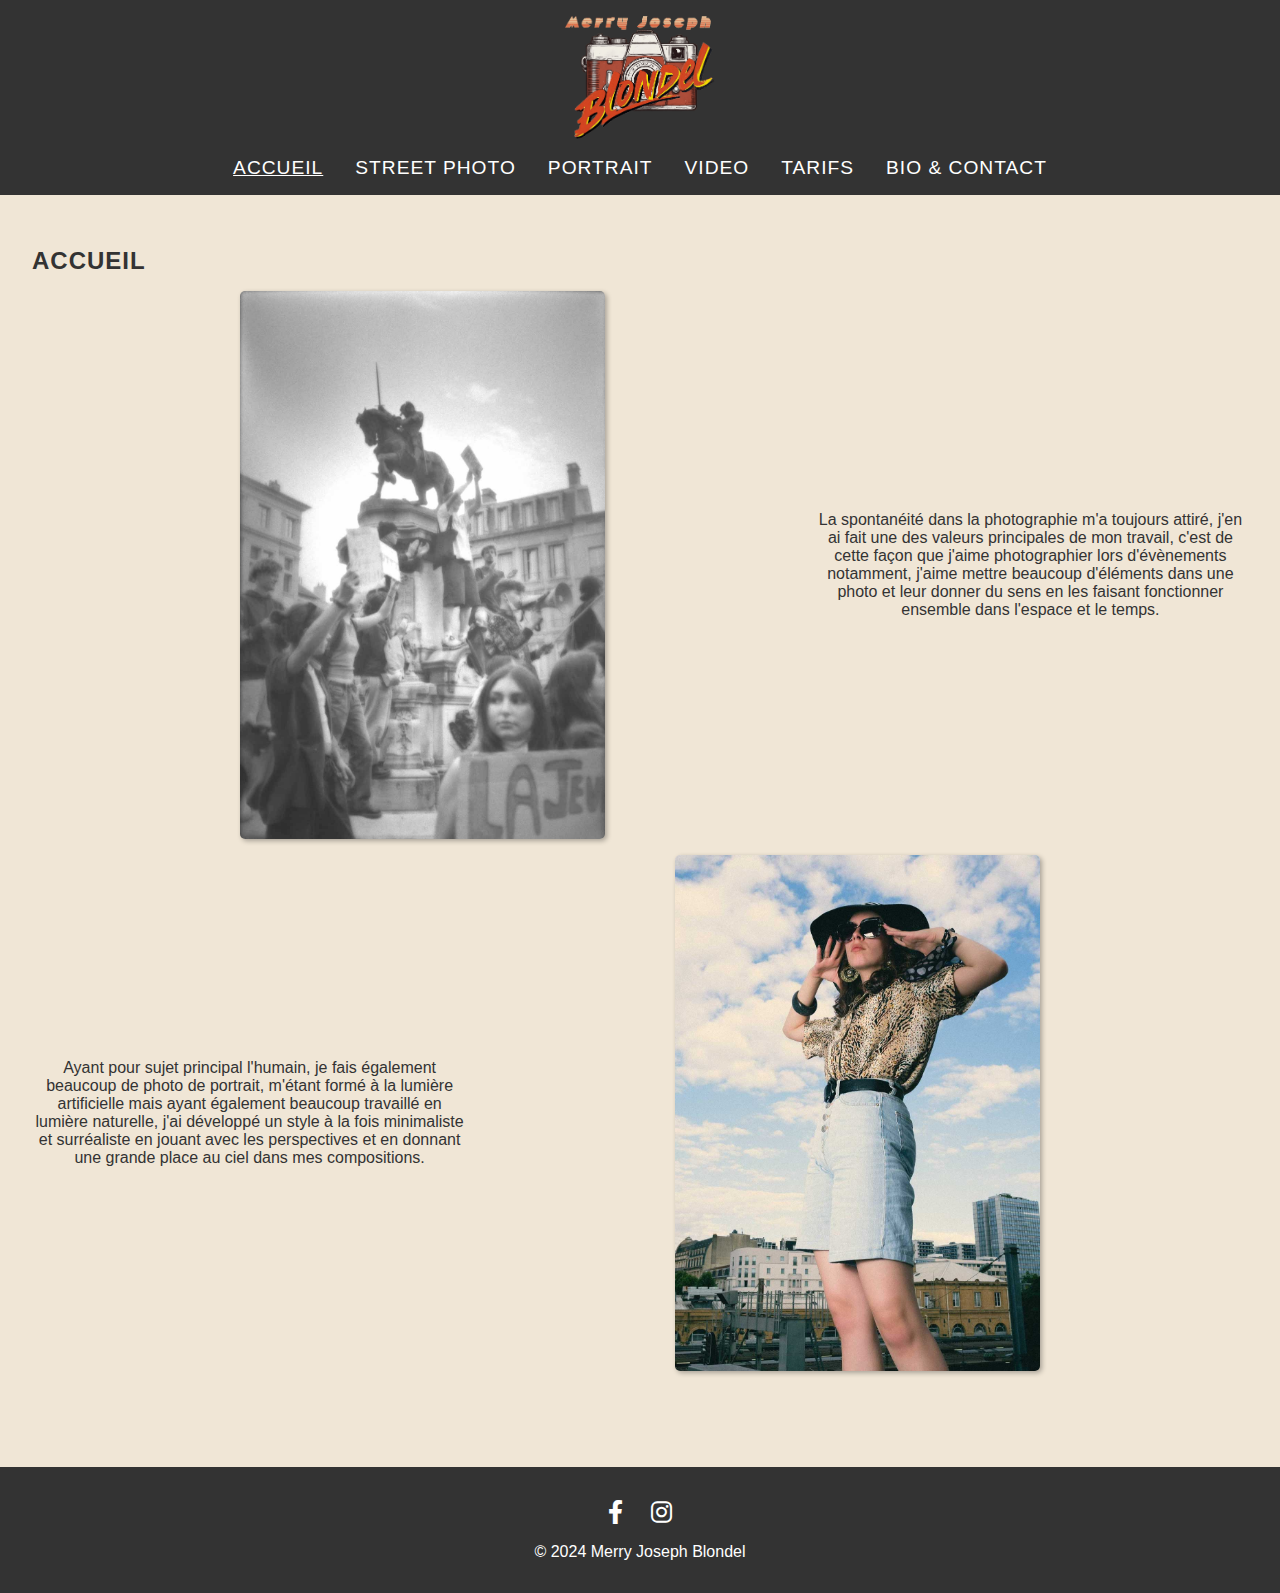
<file: index.html>
<!DOCTYPE html>
<html lang="fr">
<head>
    <meta charset="UTF-8">
    <meta name="viewport" content="width=device-width, initial-scale=1.0">
	<meta http-equiv="Content-Security-Policy" content="default-src 'self' https://www.facebook.com https://www.instagram.com https://cdnjs.cloudflare.com">
	<meta name="description" content="Je suis photographe de rue et de portrait dans le secteur de Nancy et ses alentours, et voici mon portfolio où je présente mon travail.">
    <title>Merry Joseph Blondel Photographe</title>
	<link rel="icon" href="logo2.png" type="image/x-icon">
    <link rel="stylesheet" href="styles.css">
	<link rel="stylesheet" href="https://cdnjs.cloudflare.com/ajax/libs/font-awesome/6.0.0-beta3/css/all.min.css">
</head>
<body>
    <header>
        <img src="logo.png" alt="Logo" class="logo">
        <nav>
            <ul id="tabs">
                <li><a href="https://mj-blondel.fr" class="tab-link active">Accueil</a></li>
                <li><a href="street-photo" class="tab-link">Street photo</a></li>
                <li><a href="portrait" class="tab-link">Portrait</a></li>
				<li><a href="video" class="tab-link">Video</a></li>
				<li><a href="tarifs" class="tab-link">Tarifs</a></li>
                <li><a href="contact" class="tab-link">Bio & Contact</a></li>
            </ul>
        </nav>
    </header>
    <main>
        <section id="accueil" class="tab-content active">
            <h2>Accueil</h2>
            <p></p>
            <div class="image-container">
                <img src="street\1.JPG" alt="Accueil Image" class="main-portrait-image">
                <p class="image-description">La spontanéité dans la photographie m'a toujours attiré, j'en ai fait une des valeurs principales de mon travail, c'est de cette façon que j'aime photographier lors d'évènements notamment, j'aime mettre beaucoup d'éléments dans une photo et leur donner du sens en les faisant fonctionner ensemble dans l'espace et le temps.</p>
            </div>
			 <div class="image-container">
                <p class="image-description">Ayant pour sujet principal l'humain, je fais également beaucoup de photo de portrait, m'étant formé à la lumière artificielle mais ayant également beaucoup travaillé en lumière naturelle, j'ai développé un style à la fois minimaliste et surréaliste en jouant avec les perspectives et en donnant une grande place au ciel dans mes compositions.</p>
				<img src="portrait\2.JPG" alt="Accueil Image" class="main-portrait-image">
            </div>
        </section>
    </main>
    <footer>
        <div class="social-media">
			<a href="https://www.facebook.com/profile.php?id=100083577760312" target="_blank"><i class="fab fa-facebook-f"></i></a>
            <a href="https://www.instagram.com/merry_joseph_blondel/" target="_blank"><i class="fab fa-instagram"></i></a>
		</div>
		<p>&copy; 2024 Merry Joseph Blondel</p>
    </footer>

     <!-- Modal Structure -->
    <div id="imageModal" class="modal">
        <span class="close">&times;</span>
        <span class="prev">&#10094;</span>
        <span class="next">&#10095;</span>
        <img class="modal-content" id="modalImg">
    </div>

    <script src="script.js"></script>
</body>
</html>
</file>
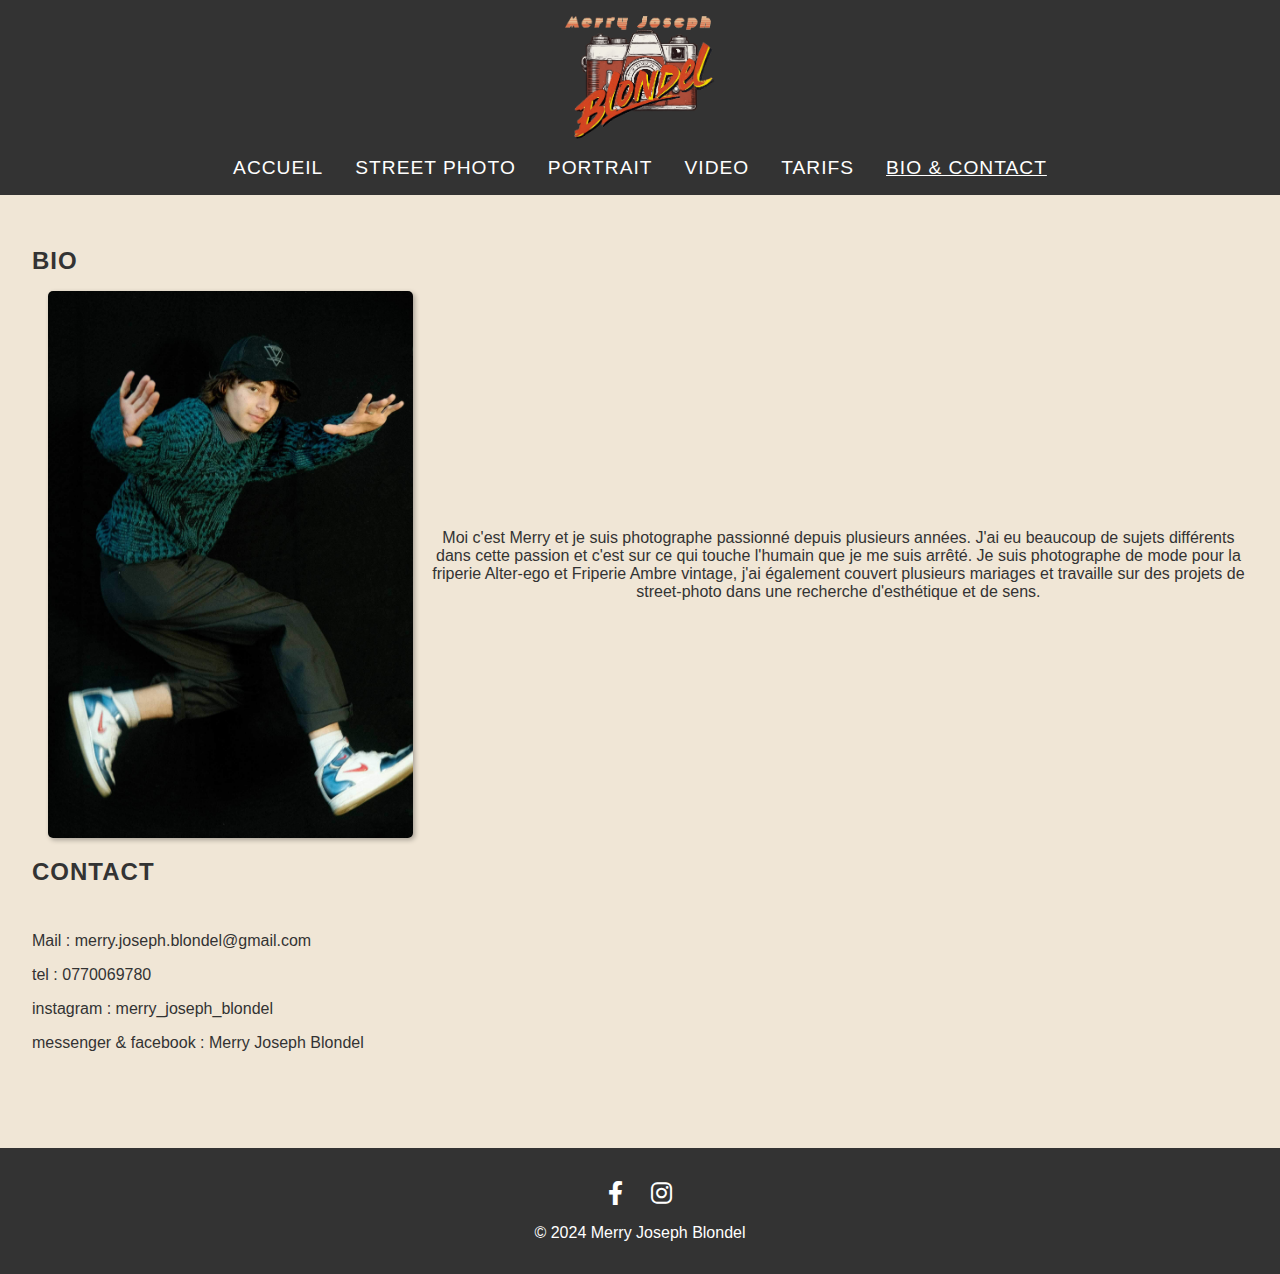
<file: contact.html>
<!DOCTYPE html>
<html lang="fr">
<head>
    <meta charset="UTF-8">
    <meta name="viewport" content="width=device-width, initial-scale=1.0">
	<meta http-equiv="Content-Security-Policy" content="default-src 'self' https://www.facebook.com https://www.instagram.com https://cdnjs.cloudflare.com">
	<meta name="description" content="Qui suis-je et mes différents contacts.">
    <title>Contacts</title>
	<link rel="icon" href="logo2.png" type="image/x-icon">
    <link rel="stylesheet" href="styles.css">
	<link rel="stylesheet" href="https://cdnjs.cloudflare.com/ajax/libs/font-awesome/6.0.0-beta3/css/all.min.css">
</head>
<body>
    <header>
        <img src="logo.png" alt="Logo" class="logo">
        <nav>
            <ul id="tabs">
                 <li><a href="https://mj-blondel.fr" class="tab-link">Accueil</a></li>
                <li><a href="street-photo" class="tab-link">Street photo</a></li>
                <li><a href="portrait" class="tab-link">Portrait</a></li>
				<li><a href="video" class="tab-link">Video</a></li>
				<li><a href="tarifs" class="tab-link">Tarifs</a></li>
                <li><a href="contact" class="tab-link active">Bio & Contact</a></li>
            </ul>
        </nav>
    </header>
    <main>
	<section id="contact" class="tab-content active">
            <h2>Bio</h2>
            <p></p>
			<div class="image-container">
				<img src="photo-moi.JPG" alt="Bio Image" class="bio-image">
                <p class="image-description">Moi c'est Merry et je suis photographe passionné depuis plusieurs années. J'ai eu beaucoup de sujets différents dans cette passion et c'est sur ce qui touche l'humain que je me suis arrêté. Je suis photographe de mode pour la friperie Alter-ego et Friperie Ambre vintage, j'ai également couvert plusieurs mariages et travaille sur des projets de street-photo dans une recherche d'esthétique et de sens.</p>
            </div>
			<h2>Contact</h2>
			<BR/><p>	Mail : merry.joseph.blondel@gmail.com<p>
			<p>	tel : 0770069780<p>
			<p>	instagram : merry_joseph_blondel<p>
			<p>	messenger & facebook : Merry Joseph Blondel<p>
			</section>
    </main>
    <footer>
        <div class="social-media">
            <a href="https://www.facebook.com/profile.php?id=100083577760312" target="_blank"><i class="fab fa-facebook-f"></i></a>
            <a href="https://www.instagram.com/merry_joseph_blondel/" target="_blank"><i class="fab fa-instagram"></i></a>
            <!--a href="https://www.twitter.com/yourprofile" target="_blank"><i class="fab fa-twitter"></i></a>
            <a href="https://www.linkedin.com/in/yourprofile" target="_blank"><i class="fab fa-linkedin-in"></i></a-->
        </div>
		<p>&copy; 2024 Merry Joseph Blondel</p>
    </footer>
</body>
</html>
</file>
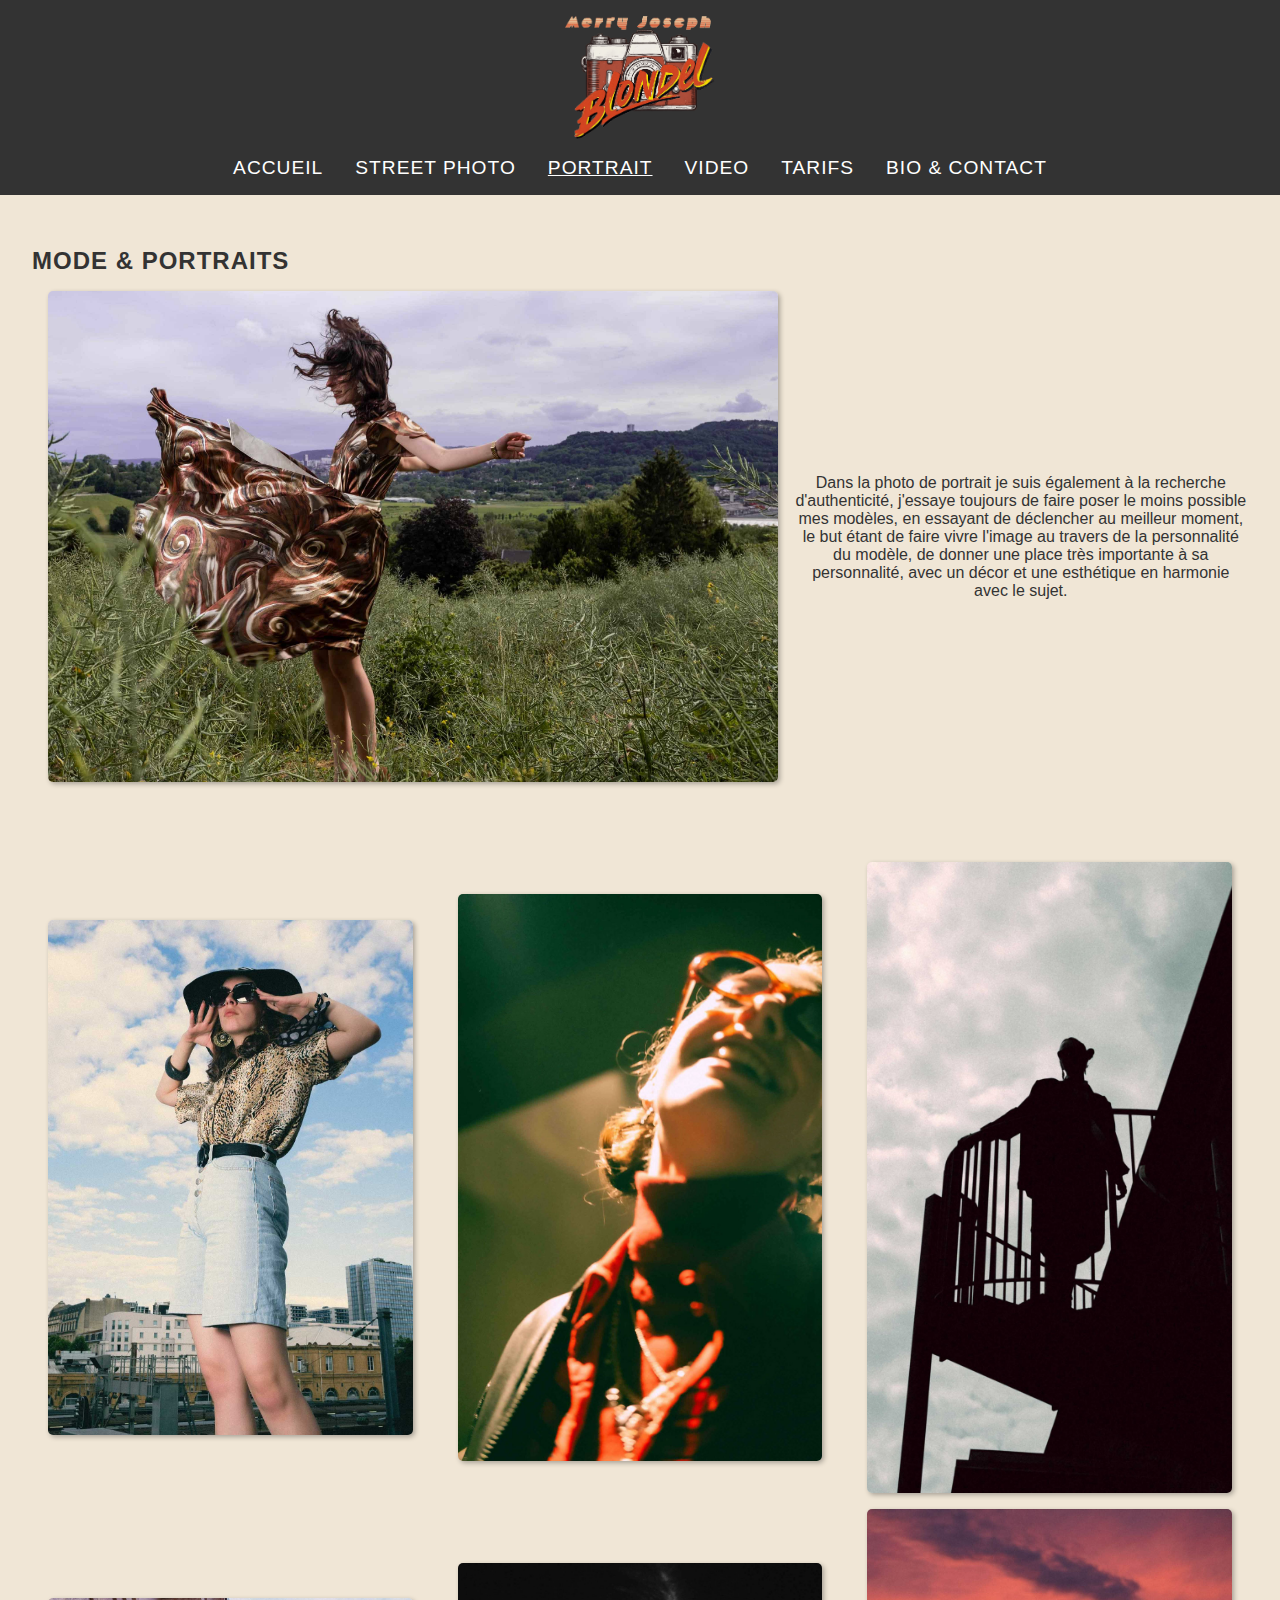
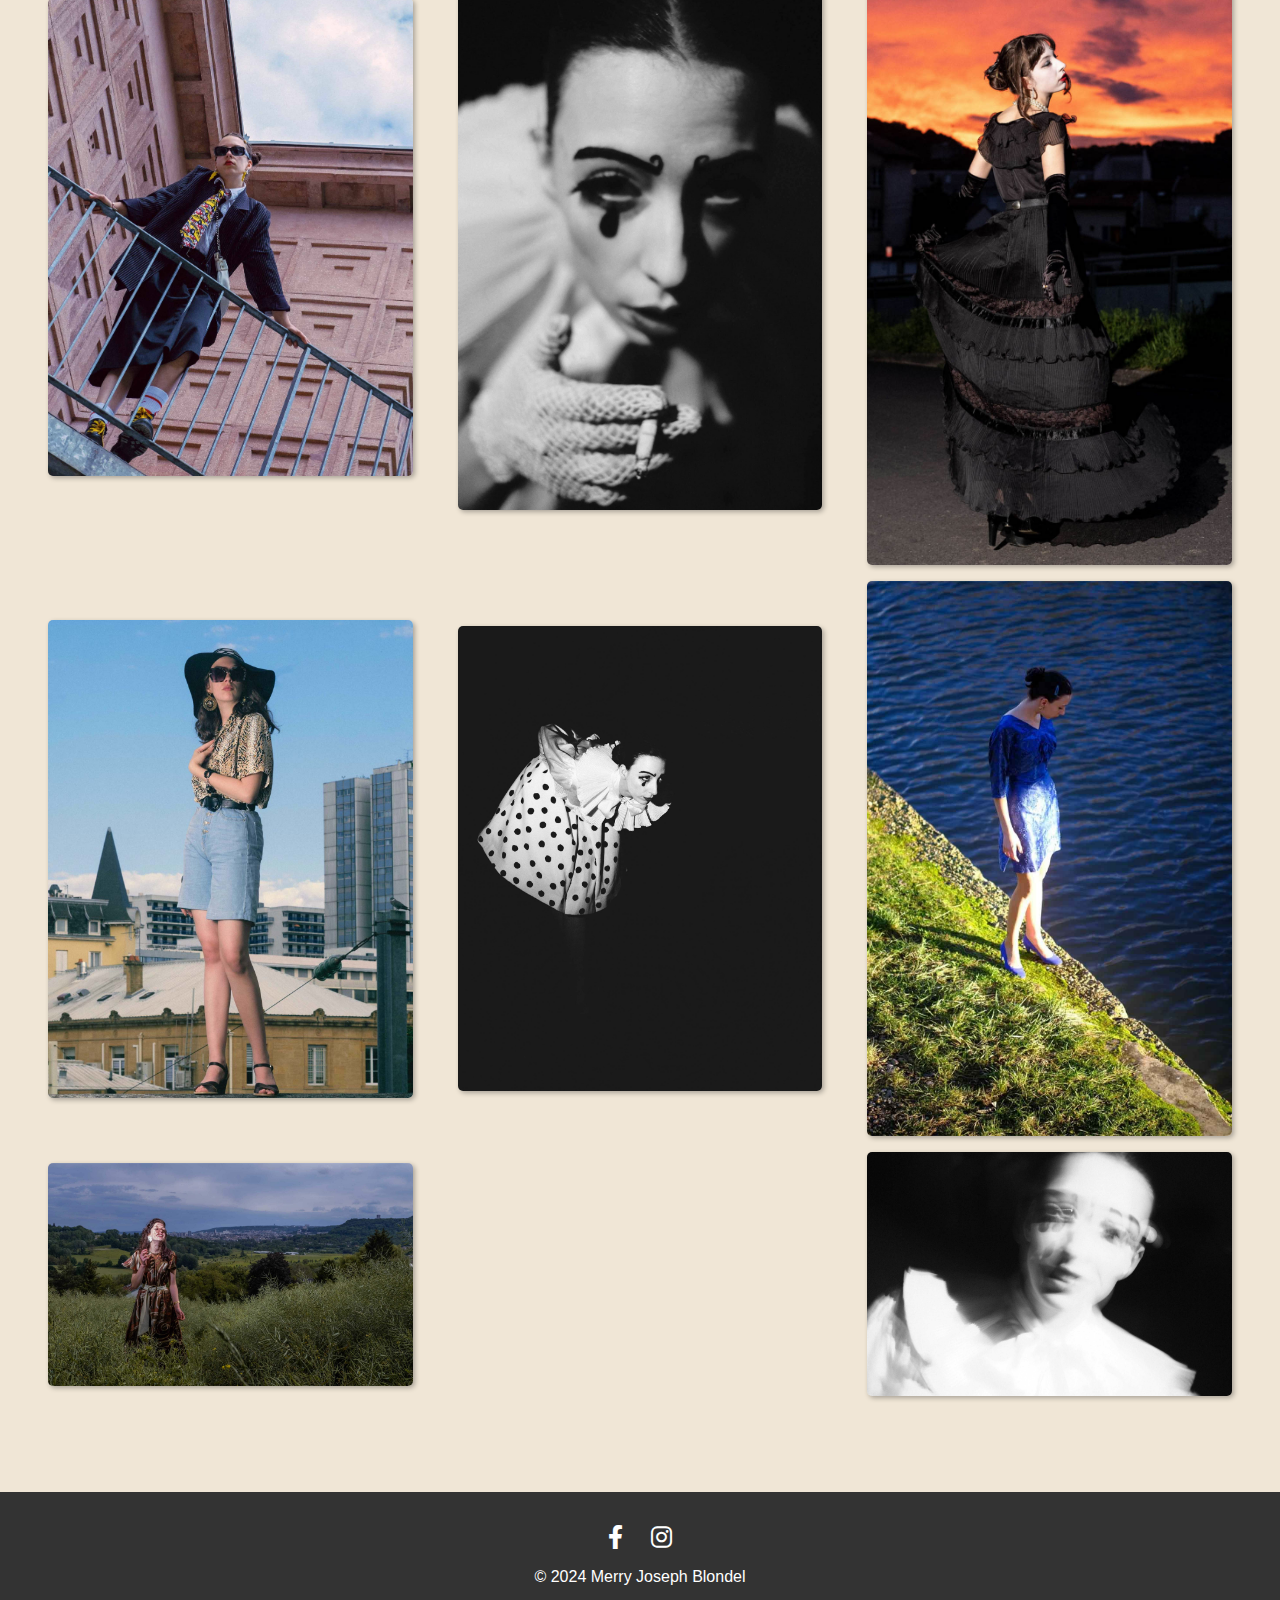
<file: portrait.html>
<!DOCTYPE html>
<html lang="fr">
<head>
    <meta charset="UTF-8">
    <meta name="viewport" content="width=device-width, initial-scale=1.0">
	<meta http-equiv="Content-Security-Policy" content="default-src 'self' https://www.facebook.com https://www.instagram.com https://cdnjs.cloudflare.com">
	<meta name="description" content="Voici ma galerie de photos de portrait et de mode destinée à différentes friperies de Nancy.">
    <title>Gallerie Portrait Merry Joseph Blondel</title>
	<link rel="icon" href="logo2.png" type="image/x-icon">
    <link rel="stylesheet" href="styles.css">
	<link rel="stylesheet" href="https://cdnjs.cloudflare.com/ajax/libs/font-awesome/6.0.0-beta3/css/all.min.css">
</head>
<body>
    <header>
        <img src="logo.png" alt="Logo" class="logo">
        <nav>
            <ul id="tabs">
                 <li><a href="https://mj-blondel.fr" class="tab-link">Accueil</a></li>
                <li><a href="street-photo" class="tab-link">Street photo</a></li>
                <li><a href="portrait" class="tab-link active">Portrait</a></li>
				<li><a href="video" class="tab-link">Video</a></li>
				<li><a href="tarifs" class="tab-link">Tarifs</a></li>
                <li><a href="contact" class="tab-link">Bio & Contact</a></li>
            </ul>
        </nav>
    </header>
    <main>
	<section id="portrait" class="tab-content active">
            <h2>mode & portraits</h2>
            <p></p>
			<div class="image-container-main">
				<img src="portrait\1.JPG" alt="Street Photo 1" class="main-image">
				<p class="image-description">Dans la photo de portrait je suis également à la recherche d'authenticité, j'essaye toujours de faire poser le moins possible mes modèles, en essayant de déclencher au meilleur moment, le but étant de faire vivre l'image au travers de la personnalité du modèle, de donner une place très importante à sa personnalité, avec un décor et une esthétique en harmonie avec le sujet.</p>
			</div>
			<div class="image-container">
                <img src="portrait\2.JPG" alt="Mode Photo" class="portfolio-image">
                <img src="portrait\3.JPG" alt="Mode Photo" class="portfolio-image">
                <img src="portrait\4.JPG" alt="Mode Photo" class="portfolio-image">
            </div>
			<div class="image-container">
                <img src="portrait\5.JPG" alt="Mode Photo" class="portfolio-image">
                <img src="portrait\6.JPG" alt="Mode Photo" class="portfolio-image">
                <img src="portrait\7.JPG" alt="Mode Photo" class="portfolio-image">
            </div>
			<div class="image-container">
                <img src="portrait\8.JPG" alt="Mode Photo" class="portfolio-image">
                <img src="portrait\9.JPG" alt="Mode Photo" class="portfolio-image">
                <img src="portrait\10.JPG" alt="Mode Photo" class="portfolio-image">
            </div>
			<div class="image-container">
                <img src="portrait\11.JPG" alt="Mode Photo" class="portfolio-image">
                <img src="portrait\12.JPG" alt="Mode Photo" class="portfolio-image">
            </div>
			</section>
    </main>
    <footer>
        <div class="social-media">
            <a href="https://www.facebook.com/profile.php?id=100083577760312" target="_blank"><i class="fab fa-facebook-f"></i></a>
            <a href="https://www.instagram.com/merry_joseph_blondel/" target="_blank"><i class="fab fa-instagram"></i></a>
            <!--a href="https://www.twitter.com/yourprofile" target="_blank"><i class="fab fa-twitter"></i></a>
            <a href="https://www.linkedin.com/in/yourprofile" target="_blank"><i class="fab fa-linkedin-in"></i></a-->
        </div>
		<p>&copy; 2024 Merry Joseph Blondel</p>
    </footer>

     <!-- Modal Structure -->
    <div id="imageModal" class="modal">
        <span class="close">&times;</span>
        <span class="prev">&#10094;</span>
        <span class="next">&#10095;</span>
        <img class="modal-content" id="modalImg">
    </div>

    <script src="script.js"></script>
</body>
</html>
</file>
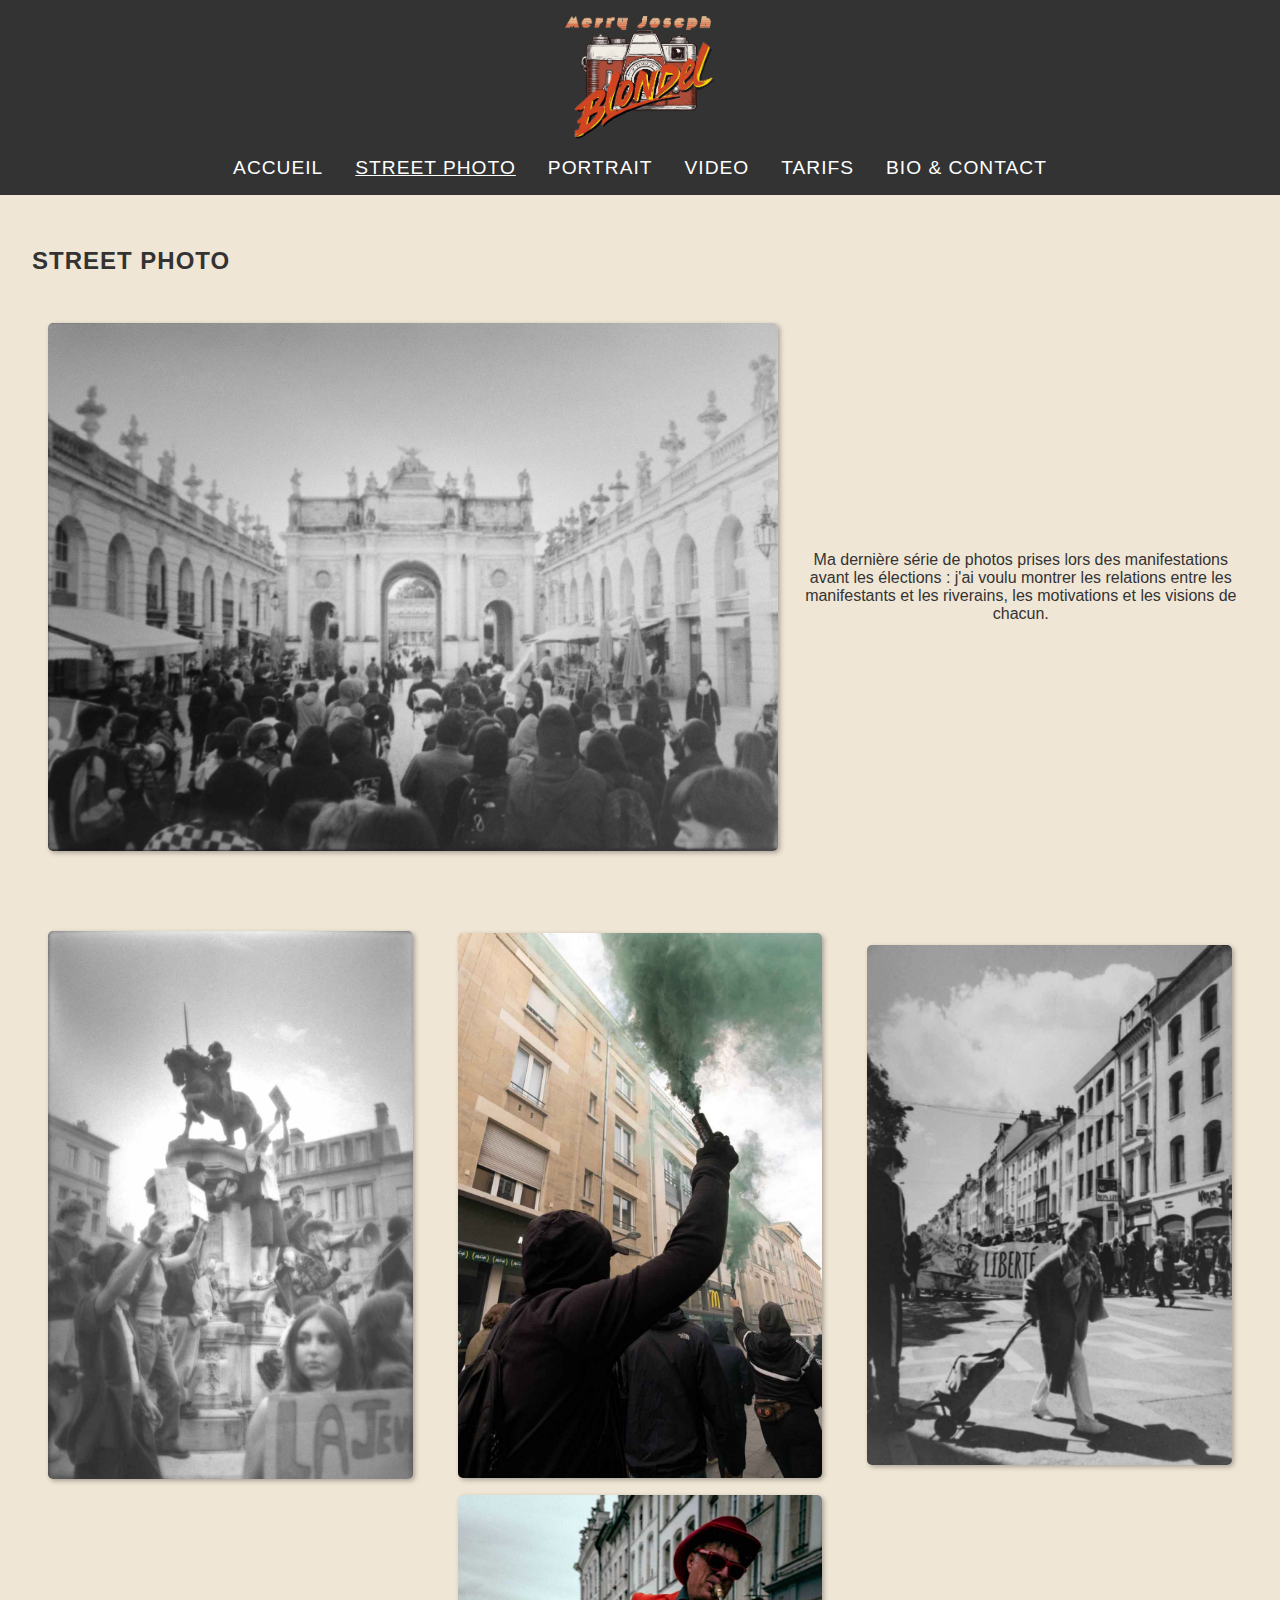
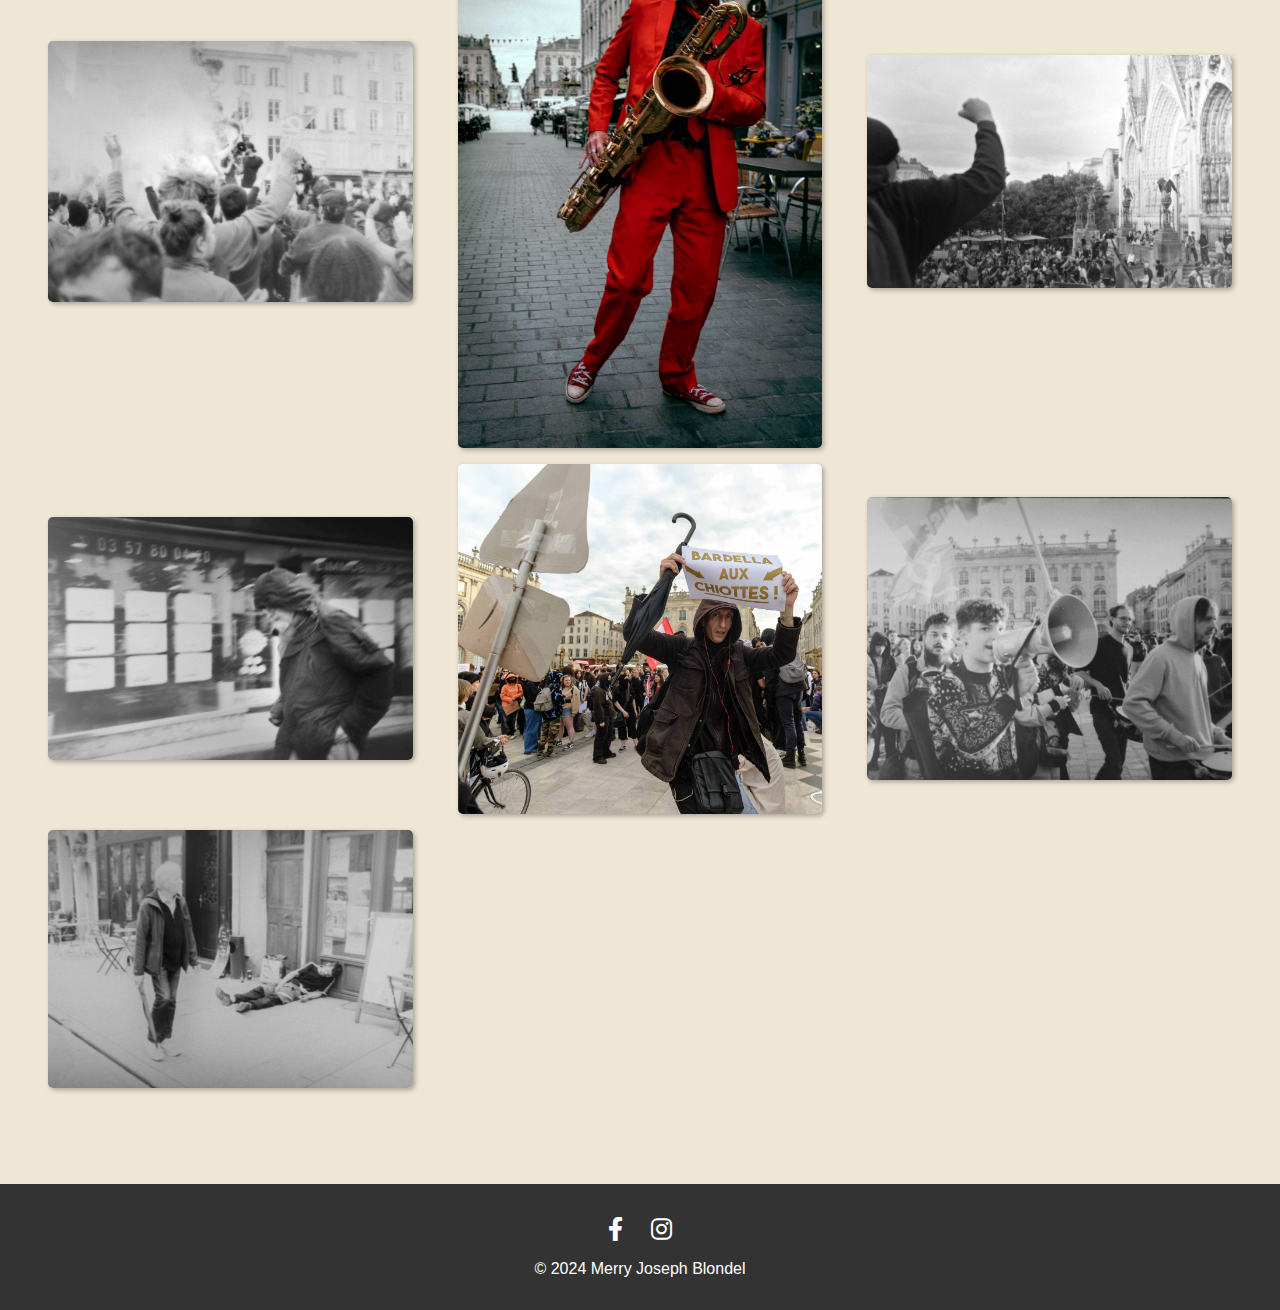
<file: street-photo.html>
<!DOCTYPE html>
<html lang="fr">
<head>
    <meta charset="UTF-8">
    <meta name="viewport" content="width=device-width, initial-scale=1.0">
	<meta http-equiv="Content-Security-Policy" content="default-src 'self' https://www.facebook.com https://www.instagram.com https://cdnjs.cloudflare.com">
	<meta name="description" content="Voici la galerie de ma dernière série de photos de rue sur les manifestations politiques des dernières élections.">
    <title>Gallerie Photo De Rue Merry Joseph Blondel</title>
	<link rel="icon" href="logo2.png" type="image/x-icon">
    <link rel="stylesheet" href="styles.css">
	<link rel="stylesheet" href="https://cdnjs.cloudflare.com/ajax/libs/font-awesome/6.0.0-beta3/css/all.min.css">
</head>
<body>
    <header>
        <img src="logo.png" alt="Logo" class="logo">
        <nav>
            <ul id="tabs">
                 <li><a href="https://mj-blondel.fr" class="tab-link">Accueil</a></li>
                <li><a href="street-photo" class="tab-link active">Street photo</a></li>
                <li><a href="portrait" class="tab-link">Portrait</a></li>
				<li><a href="video" class="tab-link">Video</a></li>
				<li><a href="tarifs" class="tab-link">Tarifs</a></li>
                <li><a href="contact" class="tab-link">Bio & Contact</a></li>
            </ul>
        </nav>
    </header>
    <main>
	<section id="Street photo" class="tab-content active">
            <h2>street photo</h2>
            <BR/>
			<BR/>
			<div class="image-container-main">
				<img src="street/0.JPG" alt="Street Photo 1" class="main-image">
				<p class="image-description">Ma dernière série de photos prises lors des manifestations avant les élections : j'ai voulu montrer les relations entre les manifestants et les riverains, les motivations et les visions de chacun.</p>
			</div>
            <div class="image-container">
				<img src="street\1.JPG" alt="Street Photo" class="portfolio-image">
				<img src="street\2.JPG" alt="Street Photo" class="portfolio-image">
				<img src="street\4.JPG" alt="Street Photo" class="portfolio-image">
            </div>
			<div class="image-container">
				<img src="street\3.JPG" alt="Street Photo" class="portfolio-image">
				<img src="street\5.JPG" alt="Street Photo" class="portfolio-image">
				<img src="street\6.JPG" alt="Street Photo" class="portfolio-image">
            </div>
			<div class="image-container">
				<img src="street\7.JPG" alt="Street Photo" class="portfolio-image">
				<img src="street\8.JPG" alt="Street Photo" class="portfolio-image">
				<img src="street\9.JPG" alt="Street Photo" class="portfolio-image">
            </div>
			<div class="image-container">
				<img src="street\10.JPG" alt="Street Photo" class="portfolio-image">
            </div>
			</section>
    </main>
    <footer>
        <div class="social-media">
            <a href="https://www.facebook.com/profile.php?id=100083577760312" target="_blank"><i class="fab fa-facebook-f"></i></a>
            <a href="https://www.instagram.com/merry_joseph_blondel/" target="_blank"><i class="fab fa-instagram"></i></a>
            <!--a href="https://www.twitter.com/yourprofile" target="_blank"><i class="fab fa-twitter"></i></a>
            <a href="https://www.linkedin.com/in/yourprofile" target="_blank"><i class="fab fa-linkedin-in"></i></a-->
        </div>
		<p>&copy; 2024 Merry Joseph Blondel</p>
    </footer>

     <!-- Modal Structure -->
    <div id="imageModal" class="modal">
        <span class="close">&times;</span>
        <span class="prev">&#10094;</span>
        <span class="next">&#10095;</span>
        <img class="modal-content" id="modalImg">
    </div>

    <script src="script.js"></script>
</body>
</html>
</file>
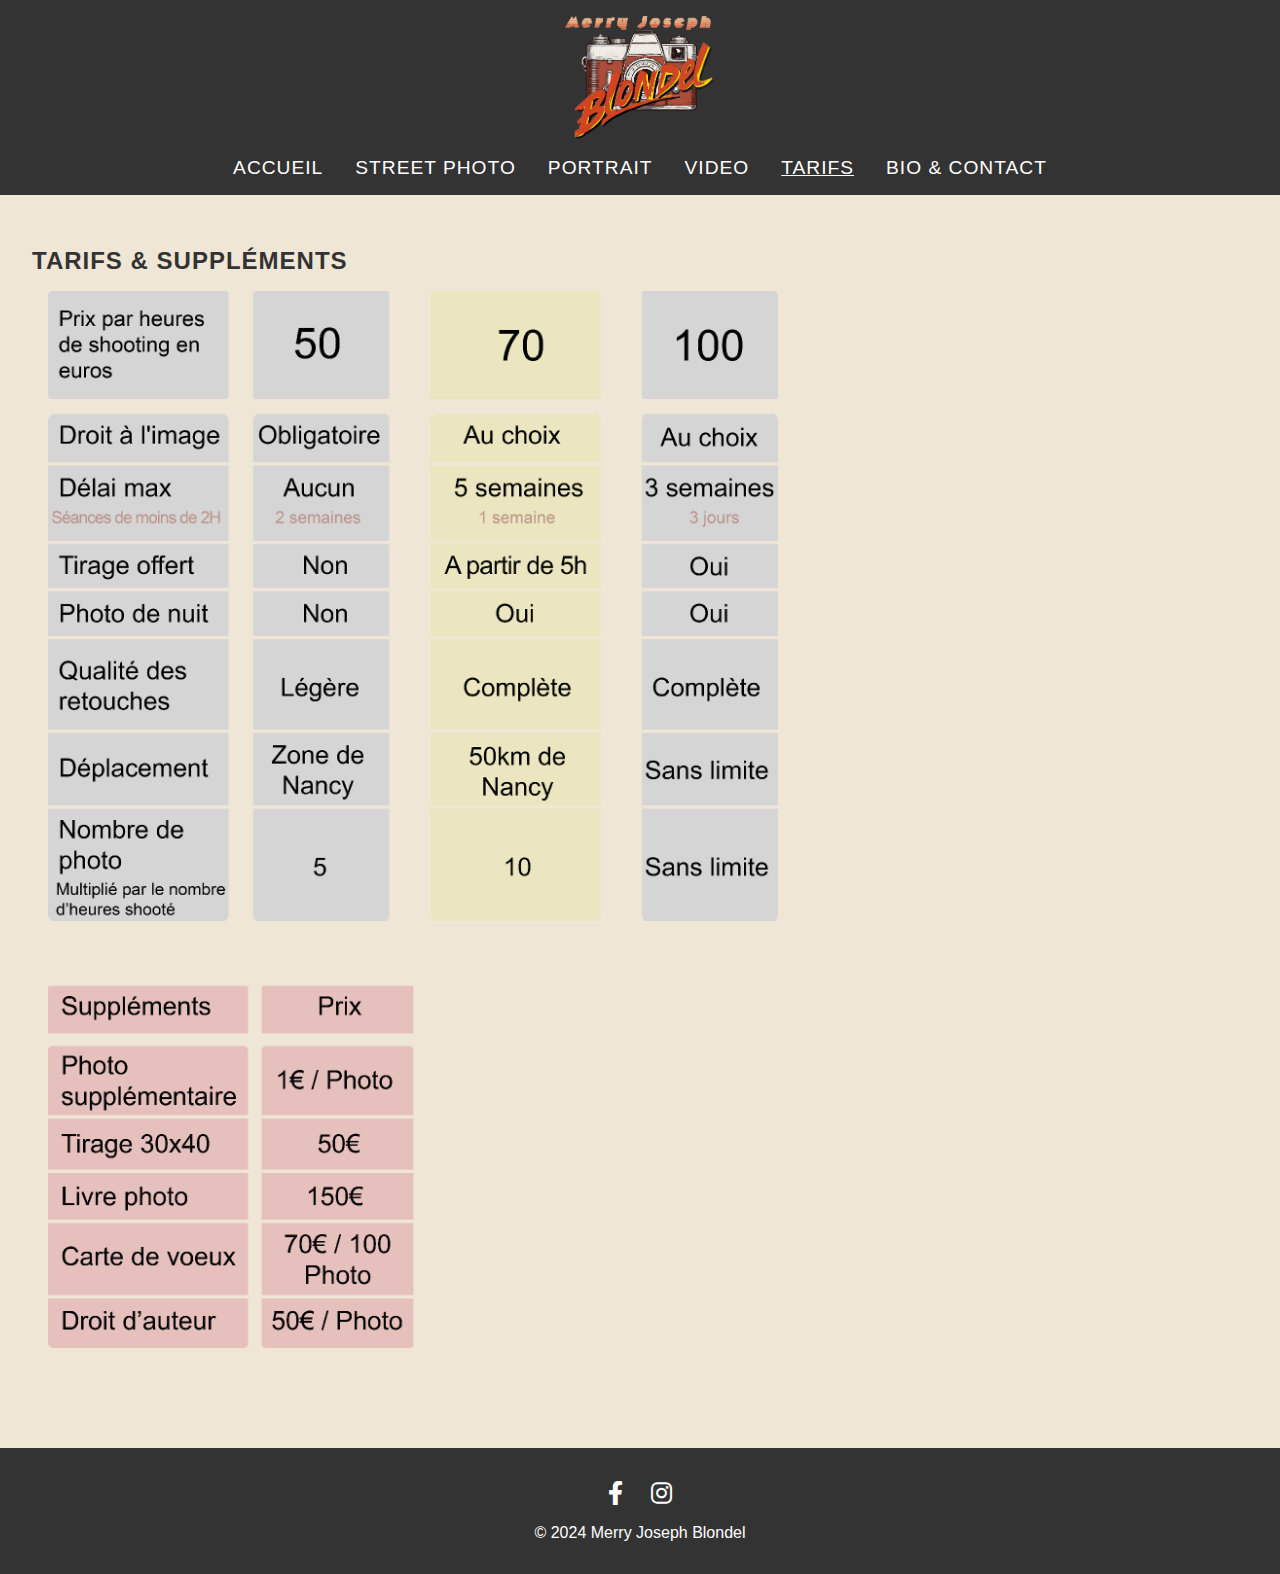
<file: tarifs.html>
<!DOCTYPE html>
<html lang="fr">
<head>
    <meta charset="UTF-8">
    <meta name="viewport" content="width=device-width, initial-scale=1.0">
	<meta http-equiv="Content-Security-Policy" content="default-src 'self' https://www.facebook.com https://www.instagram.com https://cdnjs.cloudflare.com">
	<meta name="description" content="Grille tarifaire et prestations.">
    <title>Tarifs </title>
	<link rel="icon" href="logo2.png" type="image/x-icon">
    <link rel="stylesheet" href="styles.css">
	<link rel="stylesheet" href="https://cdnjs.cloudflare.com/ajax/libs/font-awesome/6.0.0-beta3/css/all.min.css">
</head>
<body>
    <header>
        <img src="logo.png" alt="Logo" class="logo">
        <nav>
            <ul id="tabs">
                 <li><a href="https://mj-blondel.fr" class="tab-link">Accueil</a></li>
                <li><a href="street-photo" class="tab-link">Street photo</a></li>
                <li><a href="portrait" class="tab-link">Portrait</a></li>
				<li><a href="video" class="tab-link">Video</a></li>
				<li><a href="tarifs" class="tab-link active">Tarifs</a></li>
                <li><a href="contact" class="tab-link">Bio & Contact</a></li>
            </ul>
        </nav>
    </header>
    <main>
	<section id="tarif" class="tab-content active">
             <h2>Tarifs & Suppléments</h2>
            <p></p>
		<img src="tarifs.png" alt="tarifs Image" class="large-image">
		</section>
    </main>
    <footer>
        <div class="social-media">
            <a href="https://www.facebook.com/profile.php?id=100083577760312" target="_blank"><i class="fab fa-facebook-f"></i></a>
            <a href="https://www.instagram.com/merry_joseph_blondel/" target="_blank"><i class="fab fa-instagram"></i></a>
            <!--a href="https://www.twitter.com/yourprofile" target="_blank"><i class="fab fa-twitter"></i></a>
            <a href="https://www.linkedin.com/in/yourprofile" target="_blank"><i class="fab fa-linkedin-in"></i></a-->
        </div>
		<p>&copy; 2024 Merry Joseph Blondel</p>
    </footer>
</body>
</html>
</file>
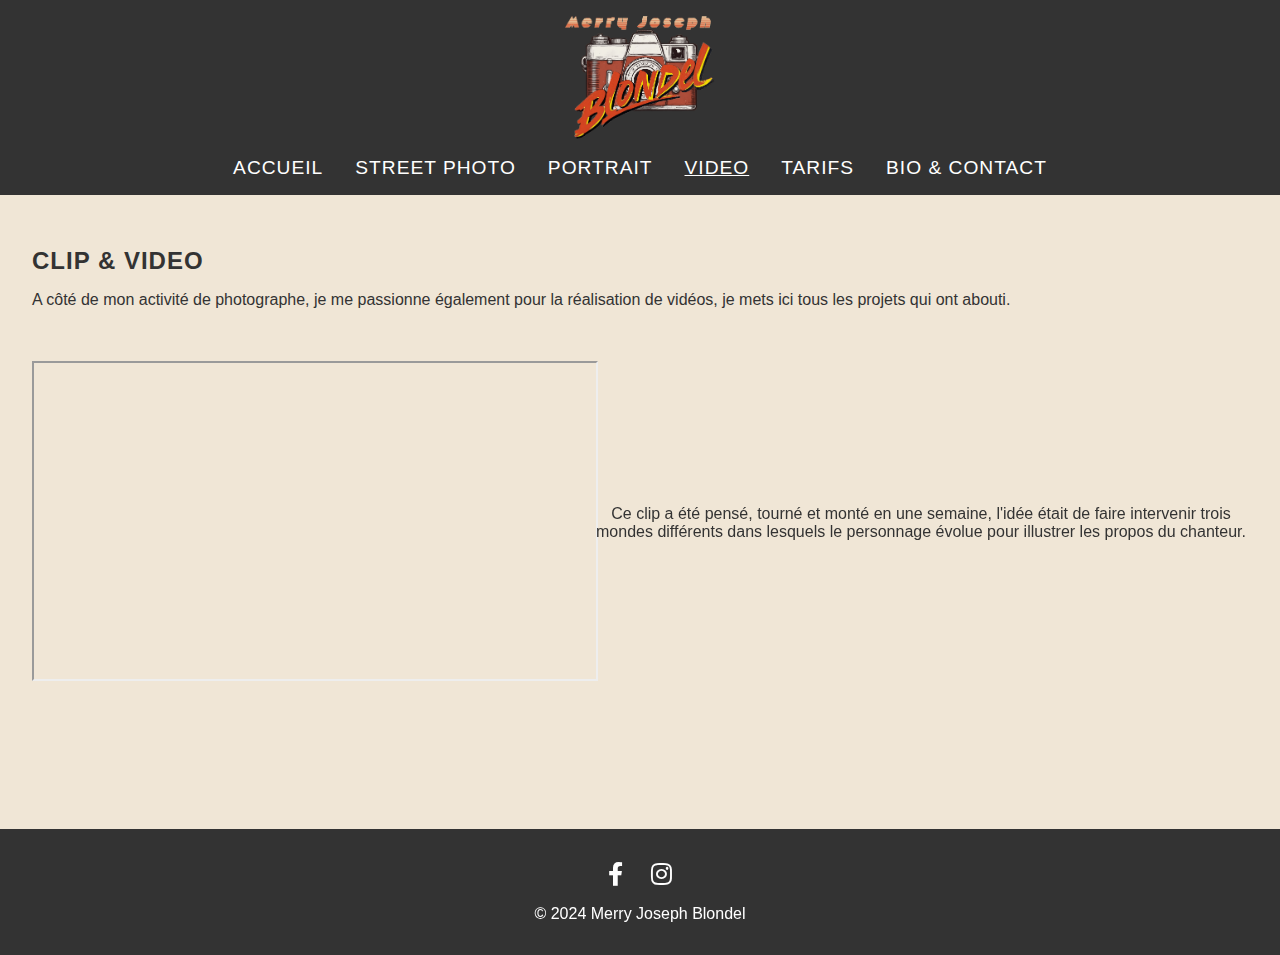
<file: video.html>
<!DOCTYPE html>
<html lang="fr">
<head>
    <meta charset="UTF-8">
    <meta name="viewport" content="width=device-width, initial-scale=1.0">
	<meta http-equiv="Content-Security-Policy" content="default-src 'self' https://www.facebook.com https://www.instagram.com https://cdnjs.cloudflare.com; frame-src https://www.youtube.com; img-src 'self' https://i.ytimg.com; media-src https://r*.ytimg.com; script-src https://www.youtube.com https://s.ytimg.com https://www.google.com https://apis.google.com;">
	<meta name="description" content="C'est l'endroit où vous verrez les videos que j'ai réalisé, il s'agit en majorité de clips de musique.">
    <title>Gallerie Video Merry Joseph Blondel</title>
	<link rel="icon" href="logo2.png" type="image/x-icon">
    <link rel="stylesheet" href="styles.css">
	<link rel="stylesheet" href="https://cdnjs.cloudflare.com/ajax/libs/font-awesome/6.0.0-beta3/css/all.min.css">
</head>
<body>
    <header>
        <img src="logo.png" alt="Logo" class="logo">
        <nav>
            <ul id="tabs">
                <li><a href="https://mj-blondel.fr" class="tab-link">Accueil</a></li>
                <li><a href="street-photo" class="tab-link">Street photo</a></li>
				<li><a href="portrait" class="tab-link">Portrait</a></li>
                <li><a href="video" class="tab-link active">Video</a></li>
				<li><a href="tarifs" class="tab-link">Tarifs</a></li>
                <li><a href="contact" class="tab-link">Bio & Contact</a></li>
            </ul>
        </nav>
    </header>
    <main>
		<section id="video" class="tab-content active">
            <h2>clip & video</h2>
            <p>A côté de mon activité de photographe, je me passionne également pour la réalisation de vidéos, je mets ici tous les projets qui ont abouti.</p>
			<BR/>
			<BR/>
			<div class="image-container-main">
				<div class="viewer">
					<iframe width="100%" src="https://www.youtube.com/embed/jvmleI1SWo4?si=mSfYjYX0DxO1kTTB" allowfullscreen></iframe>
				</div>
				<p class="image-description">Ce clip a été pensé, tourné et monté en une semaine, l'idée était de faire intervenir trois mondes différents dans lesquels le personnage évolue pour illustrer les propos du chanteur.</p>
			</div>
		</section>
    </main>
    <footer>
        <div class="social-media">
            <a href="https://www.facebook.com/profile.php?id=100083577760312" target="_blank"><i class="fab fa-facebook-f"></i></a>
            <a href="https://www.instagram.com/merry_joseph_blondel/" target="_blank"><i class="fab fa-instagram"></i></a>
            <!--a href="https://www.twitter.com/yourprofile" target="_blank"><i class="fab fa-twitter"></i></a>
            <a href="https://www.linkedin.com/in/yourprofile" target="_blank"><i class="fab fa-linkedin-in"></i></a-->
        </div>
		<p>&copy; 2024 Merry Joseph Blondel</p>
    </footer>
</body>
</html>
</file>
<file: styles.css>
body {
    font-family: 'Arial', sans-serif;
    background-color: #f0e6d6;
    color: #333;
    margin: 0;
    padding: 0;
}

header {
    background-color: #333;
    color: #fff;
    padding: 1em 0;
    text-align: center;
}

.logo {
    width: 150px; /* Adjust the width as needed */
    height: auto;
    display: block;
    margin: 0 auto 1em;
}

nav ul {
    list-style-type: none;
    padding: 0;
    margin: 0;
    display: flex;
    align-items: center;
    justify-content: center;
}

nav li {
    margin: 0 1em;
}

nav a {
    color: #fff;
    text-decoration: none;
    font-size: 1.2em;
}

nav a:hover {
    text-decoration: underline;
}

main {
    padding: 2em;
}

section {
    margin-bottom: 2em;
}

section h2 {
    font-size: 1.5em;
    margin-bottom: 0.5em;
}

footer {
    background-color: #333;
    color: #fff;
    text-align: center;
    padding: 1em 0;
    margin-top: 2em; /* Add margin to separate from main content */
}

/* Punk Vintage Styles */
body {
    background-size: cover;
    background-repeat: no-repeat;
}

header, footer {
    background-size: cover;
    background-repeat: no-repeat;
}

nav a {
    font-family: 'Impact', sans-serif; /* Punk font */
    text-transform: uppercase;
    letter-spacing: 1px;
}

section h2 {
    font-family: 'Impact', sans-serif; /* Punk font */
    text-transform: uppercase;
    letter-spacing: 1px;
}

/* Tab Styles */
.tab-content {
    display: none;
}

.tab-content.active {
    display: block;
}

.tab-link {
    cursor: pointer;
}




.tab-link.active {
    text-decoration: underline;
}

/* Social Media Styles */
.social-media {
    margin-top: 1em;
}

.social-media a {
    color: #fff;
    margin: 0 0.5em;
    font-size: 1.5em;
    text-decoration: none;
}
		
.social-media a:hover {
    color: #ff6347; /* Change color on hover */
}

/* Image Styles */
.image-container-main {
	display: flex;
	align-items: center;
    justify-content: space-between; /* Add justify-content: space-between */
    margin-bottom: 5em;
}
.viewer iframe{
	aspect-ratio:16/9;
}
.viewer {
	width: 90%;
}
.image-container {
    display: flex;
	align-items: center;
    justify-content: space-between; /* Add justify-content: space-between */
    margin-bottom: 1em;
}
.bio-image {
    max-width: 30%; /* Adjust the width as needed */
    max-height: auto;
	margin: 0 1em;
    border-radius: 5px;
    box-shadow: 2px 2px 5px rgba(0, 0, 0, 0.3);
}
.large-image {
	 max-width: 60%; /* Adjust the width as needed */
    max-height: auto;
	margin: 0 1em;
    border-radius: 5px;
}

.portfolio-image {
    max-width: 30%; /* Adjust the width as needed */
    max-height: auto;
	margin: 0 1em;
    border-radius: 5px;
    box-shadow: 2px 2px 5px rgba(0, 0, 0, 0.3);
    cursor: pointer;
}

.main-image {
    max-width: 60%; /* Adjust the width as needed */
    max-height: auto;
	margin: 0 1em;
    border-radius: 5px;
    box-shadow: 2px 2px 5px rgba(0, 0, 0, 0.3);
	cursor: pointer;
}

.main-portrait-image {
    max-width: 30%; /* Adjust the width as needed */
    max-height: auto;
	margin: 0 13em;
    border-radius: 5px;
    box-shadow: 2px 2px 5px rgba(0, 0, 0, 0.3);
	cursor: pointer;
}

.image-description {
    font-size: 1em;
    color: #333;
    text-align: center;
}

/* Modal Styles */
.modal {
    display: none;
    position: fixed;
    z-index: 1;
    padding-top: 0px;
    left: 0;
    top: 0;
    width: 100%;
    height: 100%;
    overflow: auto;
    background-color: rgb(0,0,0);
    background-color: rgba(0,0,0,0.9);
}

.modal-content {
    margin: auto;
    display: block;
    max-height: 99%;
	max-width: 80%;
	position: relative; /* Add position relative */
    top: 50%; /* Add top 50% */
    transform: translate(0%, -50%); /* Add transform */
}

/* Image Styles */
.modal-content img {
    max-width: 100%; /* Add max-width 100% */
    height: auto;
    margin: 0 auto; /* Add margin 0 auto */
}

.prev, .next {
    position: absolute;
    top: 50%;
    font-size: 40px;
    font-weight: bold;
    transition: 0.3s;
    cursor: pointer;
}

.close {
	position: absolute;
	font-size: 40px;
    font-weight: bold;
    transition: 0.3s;
    cursor: pointer;
	top: 30%;
    right: 10px;
    color: #f1f1f1;
}

.close:hover,
.close:focus {
    color: #bbb;
    text-decoration: none;
}

.prev {
    left: 10px;
    color: #f1f1f1;
}

.next {
    right: 10px;
    color: #f1f1f1;
}

.prev:hover,
.prev:focus,
.next:hover,
.next:focus {
    color: #bbb;
    text-decoration: none;
}



/* Media Queries for Responsive Design */
@media (max-width: 1199px) {
    nav ul {
        flex-direction: column;
        align-items: center;
    }

    nav li {
        margin: 0.5em 0;
    }

    .logo {
        margin-bottom: 1em;
    }
	.image-container {
        flex-direction: column; /* Change flex-direction to column for screens smaller than 1200px */
    }
	.image-container-main {
		flex-direction: column;
	}
    .portfolio-image {
        max-width: 70%; /* Change max-width to 100% for screens smaller than 1200px */
        margin: 0 auto 1em; /* Add margin to center the image */
    }
	.main-portrait-image {
        max-width: 60%; /* Change max-width to 100% for screens smaller than 1200px */
        margin: 0 auto 1em; /* Add margin to center the image */
    }
	.main-image {
		max-width: 95%;
		margin: 0 auto 1em;
	}
	.large-image {
		max-width: 99%;
		margin: 0 auto 0em;
	}
	.bio-image {
		max-width: 50%;
	}
}
</file>
